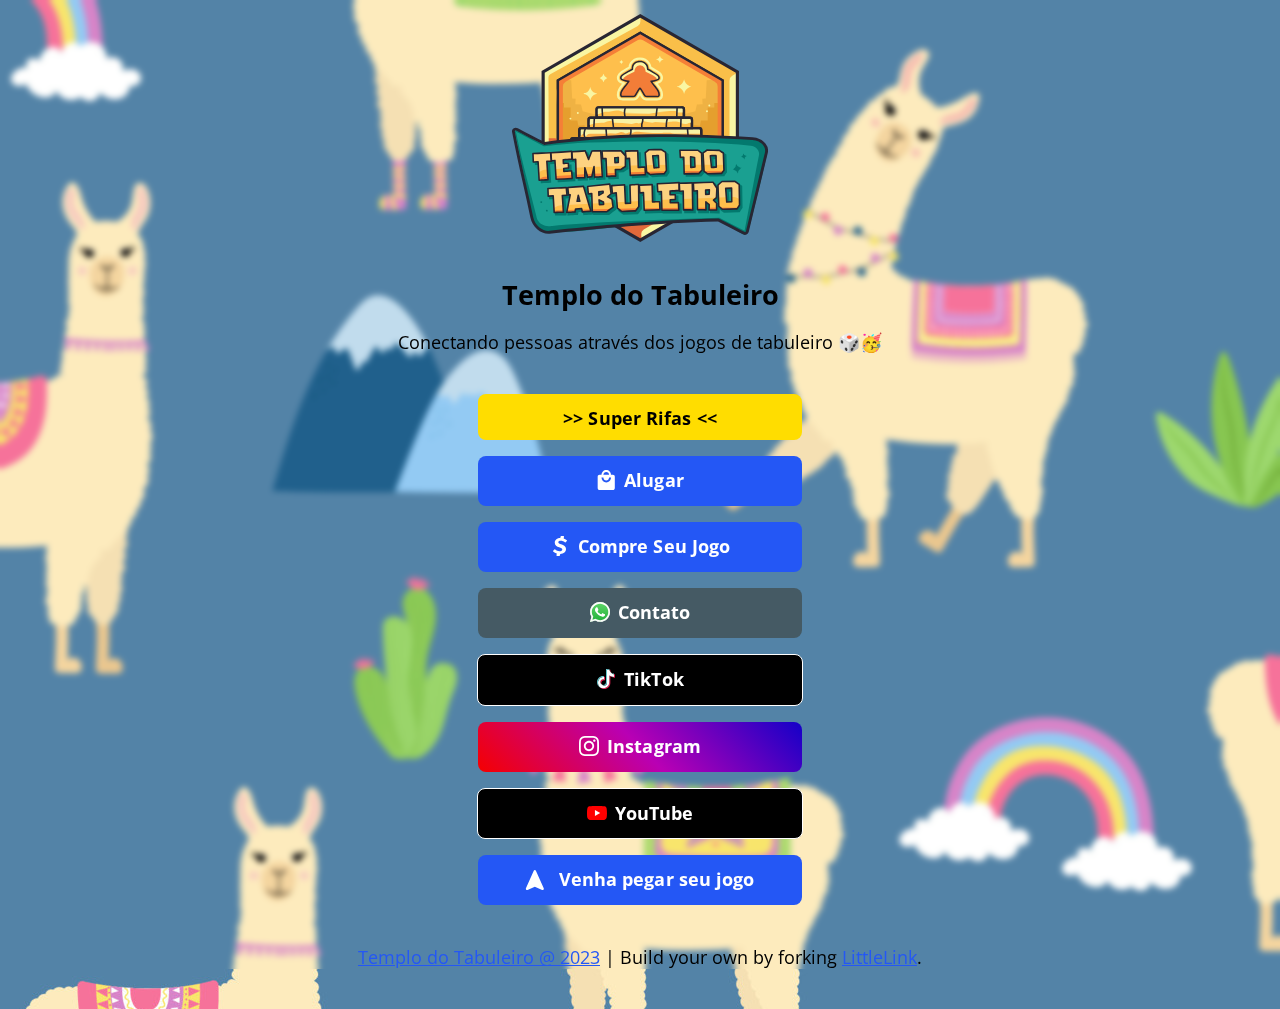
<file: linktree.html>
<!DOCTYPE html>
<html lang="en">
<head>
    <!-- Page Information
  –––––––––––––––––––––––––––––––––––––––––––––––––– -->
    <meta charset="utf-8"/>
    <title>Templo do Tabuleiro - Linktree</title>
    <meta
            name="description"
            content="linktree para links do templo do tabuleiro aluguel e venda de jogos"
    />
    <meta name="author" content="Seth Cottle & Rodrigo Tenorio"/>

    <!-- Mobile Specific Metas
  –––––––––––––––––––––––––––––––––––––––––––––––––– -->
    <meta name="viewport" content="width=device-width, initial-scale=1"/>

    <!-- CSS
  –––––––––––––––––––––––––––––––––––––––––––––––––– -->
    <link rel="stylesheet" href="css/normalize.css"/>
    <link
            rel="stylesheet"
            href="https://fonts.googleapis.com/css2?family=Work+Sans"
    />

    <!-- Themes:
            Auto:   css/skeleton-auto.css
            Light:  css/skeleton-light.css
            Dark:   css/skeleton-dark.css
     -->
    <link rel="stylesheet" href="css/skeleton-auto.css"/>

    <!-- Brand Styles -->
    <link rel="stylesheet" href="css/brands.css"/>

    <!-- Favicon
  –––––––––––––––––––––––––––––––––––––––––––––––––– -->
    <link rel="icon" type="image/png" href="images/littlelink.png"/>

    <!-- analytics
  --------------------------------------------------- -->

    <!-- Hotjar Tracking Code for https://www.templodotabuleiro.com.br -->
    <script>
        (function (h, o, t, j, a, r) {
            h.hj = h.hj || function () {
                (h.hj.q = h.hj.q || []).push(arguments)
            };
            h._hjSettings = {hjid: 3592084, hjsv: 6};
            a = o.getElementsByTagName('head')[0];
            r = o.createElement('script');
            r.async = 1;
            r.src = t + h._hjSettings.hjid + j + h._hjSettings.hjsv;
            a.appendChild(r);
        })(window, document, 'https://static.hotjar.com/c/hotjar-', '.js?sv=');
    </script>


    <!-- Google tag (gtag.js) -->
    <script async src="https://www.googletagmanager.com/gtag/js?id=G-YSYWJPNHPM"></script>
    <script>
        window.dataLayer = window.dataLayer || [];

        function gtag() {
            dataLayer.push(arguments);
        }

        gtag('js', new Date());

        gtag('config', 'G-YSYWJPNHPM');
    </script>


    <!-- Meta Pixel Code -->
    <script>
        !(function (f, b, e, v, n, t, s) {
            if (f.fbq) return;
            n = f.fbq = function () {
                n.callMethod
                    ? n.callMethod.apply(n, arguments)
                    : n.queue.push(arguments);
            };
            if (!f._fbq) f._fbq = n;
            n.push = n;
            n.loaded = !0;
            n.version = "2.0";
            n.queue = [];
            t = b.createElement(e);
            t.async = !0;
            t.src = v;
            s = b.getElementsByTagName(e)[0];
            s.parentNode.insertBefore(t, s);
        })(
            window,
            document,
            "script",
            "https://connect.facebook.net/en_US/fbevents.js"
        );
        fbq("init", "1341402889777678");
        fbq("track", "PageView");
    </script>
    <noscript
    ><img
            height="1"
            width="1"
            style="display: none"
            src="https://www.facebook.com/tr?id=1341402889777678&ev=PageView&noscript=1"
    /></noscript>
    <!-- End Meta Pixel Code -->
</head>

<body>
<!-- Primary Page Layout
–––––––––––––––––––––––––––––––––––––––––––––––––– -->
<div class="container">
    <div class="row">
        <div class="column">
            <!--

            ## Getting Started with LittleLink

            This page has been built with every pre-designed button available in LittleLink by default. You can rearrange and delete as needed.

            You can add your own brand or others brands you may need in the `css/brands.css` file.

            You can add custom icons to `images/icons/...`. It is recommended to use a 24x24 .SVG.

            Edit the "Your Image Here" section to add your own personal branding, like a picture of yourself or your brand logo!

            Edit the "Title" section to change the page heading. You can use something like your name, your social handle, or your brand name.

            Edit the "Short Bio" section tell users about yourself or your brand.

          -->

            <!-- Your Image Here -->
            <img
                    src="images/logo.svg"
                    class="avatar"
                    srcset="images/logo.svg 2x"
                    alt=""
            />

            <!-- Title -->
            <h2 role="heading">Templo do Tabuleiro</h2>

            <!-- Short Bio -->
            <p>Conectando pessoas através dos jogos de tabuleiro 🎲🥳</p>

            <!--

            ## Breaking down <a> attributes:

            1.) class="button button-default" | The first "button" here is telling this <a> tag that it should make this element a button and applies the default styling in `css/brands.css`.
            The second portion, button-default, is declaring the specific brand style you would like to apply. Here we're applying the "default" style and color.
            If you want to make this button to use the brand colors for Discord, just change "button-default" to "button-discord". Brands are found in `css/brands.css`. You can always edit & add your own there.

            2.) Replace the # in href="#" with the desired target URL for the button.

            3.) target="_blank" | This attribute opens links in a new tab. Remove this attribute to prevent links from opening in a new tab.

            4.) rel="noopener" | This attribute instructs the browser to navigate to the target resource without granting the new browsing context access to the document that opened it.
            This is especially useful when opening untrusted links. https://developer.mozilla.org/en-US/docs/Web/HTML/Link_types/noopener

            5.) role="button" | The button role identifies an element as a button to assistive technology such as screen readers.

            ## Breaking down the <img> attributes:

            1.) class="icon" | This class is telling the <img> tag that it should use the styling for icons found in `css/brands.css`.

            2.) src="images/icons/[icon-name].svg" | This defines the icon you would like to display from the 'images/icons/' folder. For example, you can change this to src="images/icons/discord.svg" to use the Discord icon.
            Add your own 24x24 icons to the "icons" folder to reference them. We recommend providing a SVG.

            3.) alt="" | Since the text at the end of the snippet, "..>[Button Text]</a><br>", explains what the button is, we use "alt=""" to nullify the icon annoucement from the accessibility tree.
            This can improve the experience for assistive technology users by hiding what is essentially duplicated

          -->

            <!-- Generic Shopping Tag -->
            <a
                    class="button button-coffee"
                    href="https://rifa.templodotabuleiro.com.br/"
                    target="_blank"
                    rel="noopener"
                    role="button"
            >
                >> Super Rifas <<</a
            ><br/>

            <!-- Generic Shopping Tag -->
            <a
                    class="button button-default"
                    href="https://templodotabuleiro.acervodejogos.com.br/"
                    target="_blank"
                    rel="noopener"
                    role="button"
            ><img
                    class="icon"
                    src="images/icons/generic-shopping-bag.svg"
                    alt=""
            />Alugar</a
            ><br/>

            <a
                    class="button button-default"
                    href="https://loja.templodotabuleiro.com.br/"
                    target="_blank"
                    rel="noopener"
                    role="button"
            ><img
                    class="icon"
                    src="images/icons/cash-app-dollar.svg"
                    alt=""
            />Compre Seu Jogo</a
            ><br/>


            <!-- WhatsApp -->
            <a
                    class="button button-whatsapp"
                    href="https://wa.me/5521972772261"
                    target="_blank"
                    rel="noopener"
                    role="button"
            ><img
                    class="icon"
                    src="images/icons/whatsapp.svg"
                    alt=""
            />Contato</a
            ><br/>
            <!-- TikTok -->
            <a
                    class="button button-tiktok"
                    href="https://www.tiktok.com/@templodotabuleiro"
                    target="_blank"
                    rel="noopener"
                    role="button"
            ><img class="icon" src="images/icons/tiktok.svg" alt=""/>TikTok</a
            ><br/>

            <!-- Instagram -->
            <a
                    class="button button-instagram"
                    href="https://instagram.com/templodotabuleiro"
                    target="_blank"
                    rel="noopener"
                    role="button"
            ><img
                    class="icon"
                    src="images/icons/instagram.svg"
                    alt=""
            />Instagram</a
            ><br/>

            <!-- YouTube -->
            <a
                    class="button button-yt"
                    href="https://www.youtube.com/channel/UCxrXoqbxvPr41Q8bhbGj8Ig"
                    target="_blank"
                    rel="noopener"
                    role="button"
            ><img
                    class="icon"
                    src="images/icons/youtube.svg"
                    alt=""
            />YouTube</a
            ><br/>

            <!-- Generic Map -->
            <a
                    class="button button-default"
                    href="https://goo.gl/maps/qbZy9vKWBav6aeLS9"
                    target="_blank"
                    rel="noopener"
                    role="button"
            ><img class="icon" src="images/icons/generic-map.svg" alt=""/>
                Venha pegar seu jogo</a
            ><br/>
            <br/>
            <!--
              Footer:
              This includes a link to privacy.html page which can be setup for your Privacy Policy.
              This also includes a link to the LittleLink repository to make forking LittleLink easier.
              You can edit or remove anything here to make your own footer.
          -->
            <p>
                <a href="#">Templo do Tabuleiro @ 2023</a> | Build your own by
                forking
                <a
                        href="https://littlelink.io"
                        target="_blank"
                        rel="noopener"
                        role="button"
                >LittleLink</a
                >.
            </p>
        </div>
    </div>
</div>

<!-- End Document
–––––––––––––––––––––––––––––––––––––––––––––––––– -->
</body>
</html>
</file>
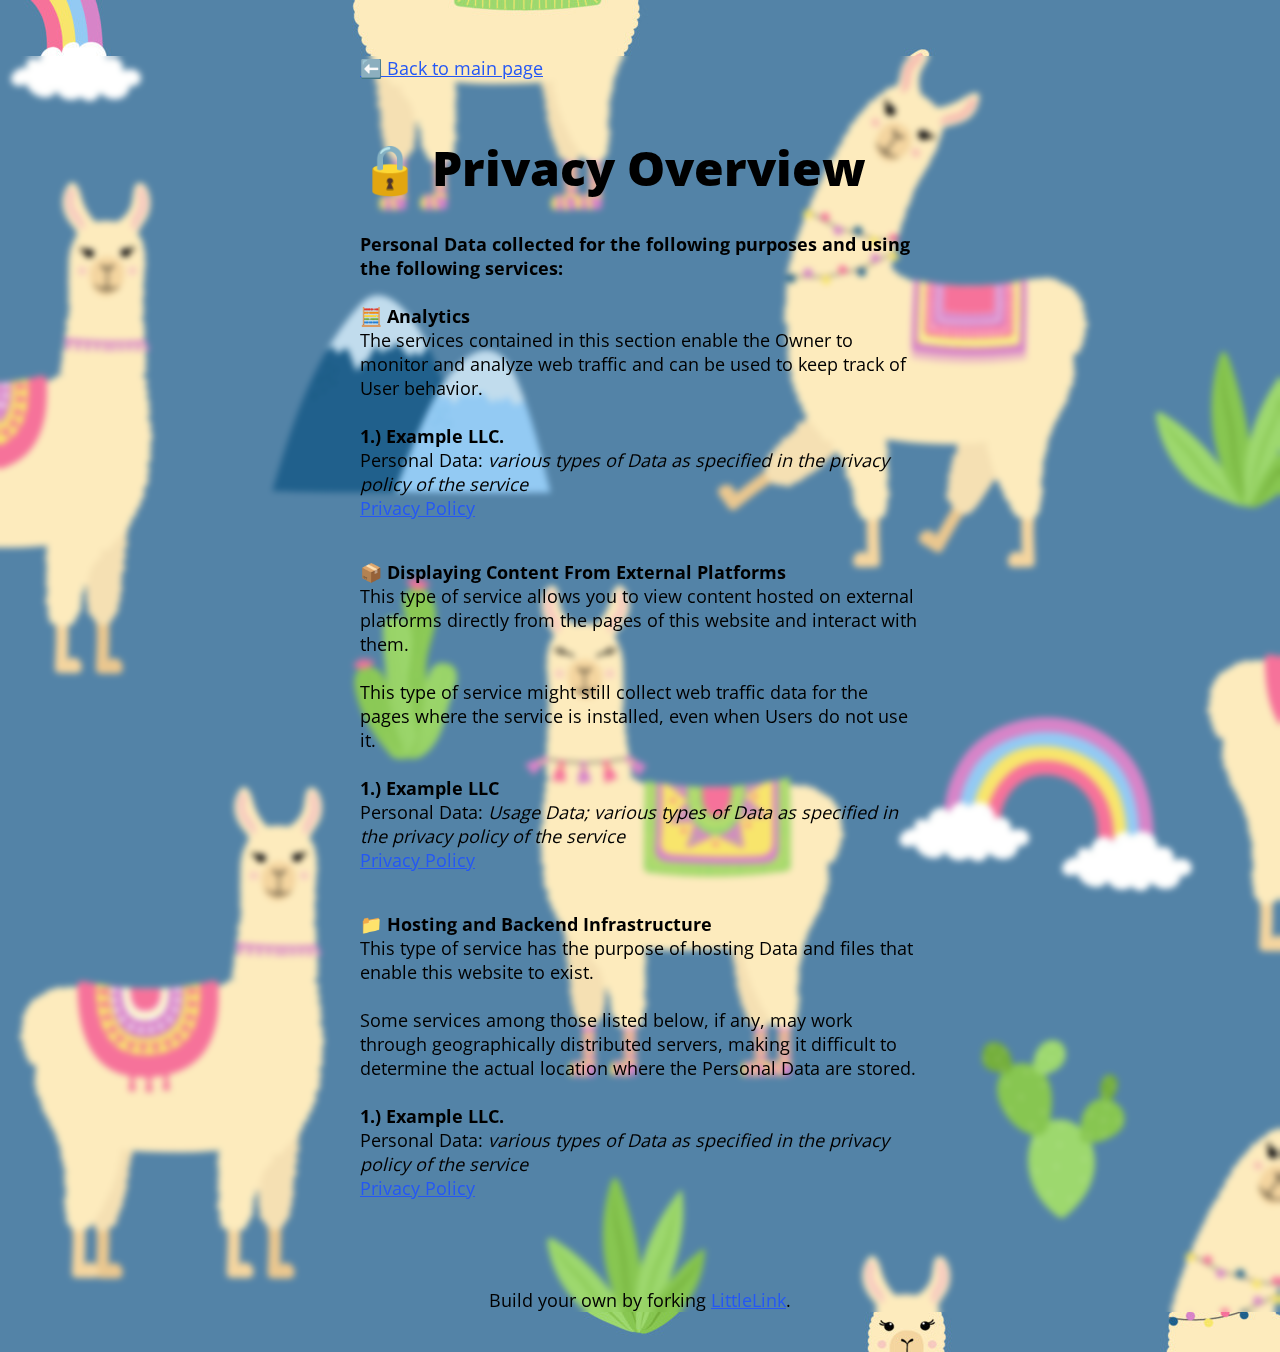
<file: privacy.html>
<!DOCTYPE html>
<html lang="en">
  <head>
    <meta http-equiv="content-type" content="text/html; charset=UTF-8" />

    <!-- Page Information
  –––––––––––––––––––––––––––––––––––––––––––––––––– -->
    <meta charset="utf-8" />
    <title>LittleLink Privacy Policy</title>
    <meta name="description" content="https://littlelink.io" />
    <meta name="author" content="Seth Cottle" />

    <!-- Mobile Specific Metas
  –––––––––––––––––––––––––––––––––––––––––––––––––– -->
    <meta name="viewport" content="width=device-width, initial-scale=1" />

    <!-- CSS
  –––––––––––––––––––––––––––––––––––––––––––––––––– -->
    <link rel="stylesheet" href="css/normalize.css" />

    <!-- 
        Themes:
         Auto:   css/skeleton-auto.css
         Light:  css/skeleton-light.css
         Dark:   css/skeleton-dark.css
     -->

    <link rel="stylesheet" href="css/skeleton-auto.css" />
    <link rel="stylesheet" href="css/brands.css" />

    <!-- Favicon
  –––––––––––––––––––––––––––––––––––––––––––––––––– -->
    <link rel="icon" type="image/png" href="images/littlelink.png" />

  </head>

  <body>
    <!-- Primary Page Layout
  –––––––––––––––––––––––––––––––––––––––––––––––––– -->
    <div class="container-left">
      <div class="row">
        <div class="column" style="margin-top: 10%">
          <p>
            <a href="index.html">⬅️ Back to main page</a>
          </p>

          <!--
            Privacy Policy:
            We recommend adding a Privacy Policy to your LittleLink. Adding one can help you stay compliant 
            with different privacy legislation and can also help set expectations for your site visitors.

            This is a boilerplate, what is here may not be applicable to you. By default, we give three sections...

            Analytics: where you can add links to analytic services.

            Content From External Platforms: This could be used for CDN services or additional buttons like GitHub hotlinkable buttons.

            Hosting and Backend Infrastructure: For where you host your LittleLink.

            You can remove, edit, and add to these as necessary for your project. 
          -->

          <!-- Page Name -->
          <h1>🔒 Privacy Overview</h1>

          <!-- Page Information -->
          <p>
            <b
              >Personal Data collected for the following purposes and using the
              following services:</b
            >
            <br />
            <br />
            <!-- Start Section -->
            <b>🧮 Analytics</b>
            <br />
            The services contained in this section enable the Owner to monitor
            and analyze web traffic and can be used to keep track of User
            behavior.
            <br />
            <br />
            <!-- Here you can add any analytics companies you use and what they track -->
            <b>1.) Example LLC.</b><br />
            Personal Data:
            <i
              >various types of Data as specified in the privacy policy of the
              service</i
            ><br />
            <a href="https://example.com/privacy/"
              >Privacy Policy</a
            >
          </p>
          <!-- End Section -->

          <!-- Start Section -->
          <p>
            <b>📦 Displaying Content From External Platforms</b>
            <br />
            This type of service allows you to view content hosted on external
            platforms directly from the pages of this website and interact with
            them.<br /><br />
            This type of service might still collect web traffic data for the
            pages where the service is installed, even when Users do not use it.
            <br />
            <br />
            <!-- Add any external cdn's and they use and what they track -->
            <b>1.) Example LLC</b><br />
            Personal Data:
            <i
              >Usage Data; various types of Data as specified in the privacy
              policy of the service</i
            >
            <br />
            <a href="https://example.com/privacy/"
              >Privacy Policy</a
            >
          </p>
          <!-- End Section -->

          <!-- Start Section -->
          <p>
            <b>📁 Hosting and Backend Infrastructure</b>
            <br />
            This type of service has the purpose of hosting Data and files that
            enable this website to exist.
            <br />
            <br />
            Some services among those listed below, if any, may work through
            geographically distributed servers, making it difficult to determine
            the actual location where the Personal Data are stored.
            <br />
            <br />
            <!-- Here you can add any hosting companies you use and what they track -->
            <b>1.) Example LLC.</b><br />
            Personal Data:
            <i
              >various types of Data as specified in the privacy policy of the
              service</i
            >
            <br />
            <a href="https://example.com/privacy"
              >Privacy Policy</a
            >
          </p>
          <!-- End Section -->
          <br />
          <br />
          
          <!-- 
            Footer:
            This includes a link to the LittleLink repository to make forking LittleLink easier.
            You can edit or remove anything here to make your own footer.
           -->
          <center>
            <p>Build your own by forking <a href="https://littlelink.io" target="_blank" rel="noopener">LittleLink</a>.</p>
          </center>
        </div>
      </div>
    </div>

    <!-- End Document
  –––––––––––––––––––––––––––––––––––––––––––––––––– -->
  </body>
</html>
</file>
<file: css/skeleton-auto.css>
/*
* littlelink V1
* https://littlelink.com
* Free to use under the MIT license.
* http://www.opensource.org/licenses/mit-license.php
* 12/21/2019
*
* Built using:
*
* Skeleton V2.0.4
* Copyright 2014, Dave Gamache
* www.getskeleton.com
* Free to use under the MIT license.
* http://www.opensource.org/licenses/mit-license.php
* 12/29/2014
*/

/* Table of contents
––––––––––––––––––––––––––––––––––––––––––––––––––
- Grid
- Base Styles
- Typography
- Links
- Code
- Spacing
- Utilities
*
* You'll find the button css in css/brands.css.
*
*/

/* Grid
–––––––––––––––––––––––––––––––––––––––––––––––––– */
.container {
  position: relative;
  width: 100%;
  max-width: 600px;
  text-align: center;
  margin: 0 auto;
  padding: 0 20px;
  box-sizing: border-box;
}
.container-left {
  position: relative;
  width: 100%;
  max-width: 600px;
  text-align: left;
  margin: 0 auto;
  padding: 0 20px;
  box-sizing: border-box;
}
.column {
  position: center;
  width: 100%;
  float: center;
  box-sizing: border-box;
}

/* For devices larger than 400px */
@media (min-width: 400px) {
  .container {
    width: 85%;
    padding: 0;
  }
}

/* For devices larger than 550px */
@media (min-width: 550px) {
  .container {
    width: 80%;
  }
  .column,
  .columns {
    margin-left: 0;
  }
  .column:first-child,
  .columns:first-child {
    margin-left: 0;
  }
}

/* Base Styles
–––––––––––––––––––––––––––––––––––––––––––––––––– */
/* NOTE
html is set to 62.5% so that all the REM measurements throughout Skeleton
are based on 10px sizing. So basically 1.5rem = 15px :) */

html {
  font-size: 100%;
  color-scheme: light dark;
}
body {
  font-size: 18px;
  line-height: 24px;
  font-weight: 400;
  font-family: "DM Sans", "Open Sans", "HelveticaNeue", "Helvetica Neue", Helvetica, Arial,
    sans-serif;
  background-color: #ffffff;


  background-image: url("../images/llama.jpg");
  background-repeat: repeat;
  backdrop-filter: blur(3px);
}

/* Typography
–––––––––––––––––––––––––––––––––––––––––––––––––– */
h1 {
  margin-top: 0;
  margin-bottom: 16px;
  font-weight: 800;
}
h1 {
  font-size: 24px;
  line-height: 64px;
  letter-spacing: 0;
}

/* Larger than phablet */
@media (min-width: 550px) {
  h1 {
    font-size: 48px;
    line-height: 96px;
  }
}

p {
  margin-top: 0;
}

/* Links
–––––––––––––––––––––––––––––––––––––––––––––––––– */
a {
  color: #2457F5;
}
a:hover {
  color: #083BDA; 
}
a:focus {
  outline: #7AB8FF solid 2px;
  border-radius: 2px;
}         

/* Link Color Dark Theme */
@media (prefers-color-scheme: dark) {
  a {
    color: #4899F7;
}
a:hover {
  color: #7AB8FF;
}
a:focus {
  outline: #7AB8FF solid 2px;
  border-radius: 2px;
}
}

/* Code
–––––––––––––––––––––––––––––––––––––––––––––––––– */
code {
  padding: 0.2rem 0.5rem;
  margin: 0 0.2rem;
  font-size: 90%;
  white-space: nowrap;
  background: #FFE59E;
  border: 1px solid #e1e1e1;
  border-radius: 4px;
}
pre > code {
  display: block;
  padding: 1rem 1.5rem;
  white-space: pre;
}

/* Spacing
–––––––––––––––––––––––––––––––––––––––––––––––––– */
button,
.button {
  margin-bottom: 1rem;
}
input,
textarea,
select,
fieldset {
  margin-bottom: 1.5rem;
}
pre,
blockquote,
dl,
figure,
p,
ol {
  margin-bottom: 2.5rem;
}

/* Utilities
–––––––––––––––––––––––––––––––––––––––––––––––––– */
.u-full-width {
  width: 100%;
  box-sizing: border-box;
}
.u-max-full-width {
  max-width: 100%;
  box-sizing: border-box;
}
.u-pull-right {
  float: right;
}
.u-pull-left {
  float: left;
}

/* Misc
–––––––––––––––––––––––––––––––––––––––––––––––––– */
hr {
  margin-top: 3rem;
  margin-bottom: 3.5rem;
  border-width: 0;
  border-top: 1px solid #e1e1e1;
}
/* Radius values:

10%-40%: Squircles
50% (default): True circle
*/
.avatar {
  width: 256px;
  height: 256px;
  object-fit: scale-down;
  background-position: center;

}

/* open-sans-regular - vietnamese_latin-ext_latin_hebrew_greek-ext_greek_cyrillic-ext_cyrillic */
@font-face {
  font-display: swap; /* Check https://developer.mozilla.org/en-US/docs/Web/CSS/@font-face/font-display for other options. */
  font-family: 'Open Sans';
  font-style: normal;
  font-weight: 400;
  src: url('../fonts/open-sans-v34-vietnamese_latin-ext_latin_hebrew_greek-ext_greek_cyrillic-ext_cyrillic-regular.eot'); /* IE9 Compat Modes */
  src: url('../fonts/open-sans-v34-vietnamese_latin-ext_latin_hebrew_greek-ext_greek_cyrillic-ext_cyrillic-regular.eot?#iefix') format('embedded-opentype'), /* IE6-IE8 */
       url('../fonts/open-sans-v34-vietnamese_latin-ext_latin_hebrew_greek-ext_greek_cyrillic-ext_cyrillic-regular.woff2') format('woff2'), /* Super Modern Browsers */
       url('../fonts/open-sans-v34-vietnamese_latin-ext_latin_hebrew_greek-ext_greek_cyrillic-ext_cyrillic-regular.woff') format('woff'), /* Modern Browsers */
       url('../fonts/open-sans-v34-vietnamese_latin-ext_latin_hebrew_greek-ext_greek_cyrillic-ext_cyrillic-regular.ttf') format('truetype'), /* Safari, Android, iOS */
       url('../fonts/open-sans-v34-vietnamese_latin-ext_latin_hebrew_greek-ext_greek_cyrillic-ext_cyrillic-regular.svg#OpenSans') format('svg'); /* Legacy iOS */
}
/* open-sans-600 - vietnamese_latin-ext_latin_hebrew_greek-ext_greek_cyrillic-ext_cyrillic */
@font-face {
  font-display: swap; /* Check https://developer.mozilla.org/en-US/docs/Web/CSS/@font-face/font-display for other options. */
  font-family: 'Open Sans';
  font-style: normal;
  font-weight: 600;
  src: url('../fonts/open-sans-v34-vietnamese_latin-ext_latin_hebrew_greek-ext_greek_cyrillic-ext_cyrillic-600.eot'); /* IE9 Compat Modes */
  src: url('../fonts/open-sans-v34-vietnamese_latin-ext_latin_hebrew_greek-ext_greek_cyrillic-ext_cyrillic-600.eot?#iefix') format('embedded-opentype'), /* IE6-IE8 */
       url('../fonts/open-sans-v34-vietnamese_latin-ext_latin_hebrew_greek-ext_greek_cyrillic-ext_cyrillic-600.woff2') format('woff2'), /* Super Modern Browsers */
       url('../fonts/open-sans-v34-vietnamese_latin-ext_latin_hebrew_greek-ext_greek_cyrillic-ext_cyrillic-600.woff') format('woff'), /* Modern Browsers */
       url('../fonts/open-sans-v34-vietnamese_latin-ext_latin_hebrew_greek-ext_greek_cyrillic-ext_cyrillic-600.ttf') format('truetype'), /* Safari, Android, iOS */
       url('../fonts/open-sans-v34-vietnamese_latin-ext_latin_hebrew_greek-ext_greek_cyrillic-ext_cyrillic-600.svg#OpenSans') format('svg'); /* Legacy iOS */
}
/* open-sans-700 - vietnamese_latin-ext_latin_hebrew_greek-ext_greek_cyrillic-ext_cyrillic */
@font-face {
  font-display: swap; /* Check https://developer.mozilla.org/en-US/docs/Web/CSS/@font-face/font-display for other options. */
  font-family: 'Open Sans';
  font-style: normal;
  font-weight: 700;
  src: url('../fonts/open-sans-v34-vietnamese_latin-ext_latin_hebrew_greek-ext_greek_cyrillic-ext_cyrillic-700.eot'); /* IE9 Compat Modes */
  src: url('../fonts/open-sans-v34-vietnamese_latin-ext_latin_hebrew_greek-ext_greek_cyrillic-ext_cyrillic-700.eot?#iefix') format('embedded-opentype'), /* IE6-IE8 */
       url('../fonts/open-sans-v34-vietnamese_latin-ext_latin_hebrew_greek-ext_greek_cyrillic-ext_cyrillic-700.woff2') format('woff2'), /* Super Modern Browsers */
       url('../fonts/open-sans-v34-vietnamese_latin-ext_latin_hebrew_greek-ext_greek_cyrillic-ext_cyrillic-700.woff') format('woff'), /* Modern Browsers */
       url('../fonts/open-sans-v34-vietnamese_latin-ext_latin_hebrew_greek-ext_greek_cyrillic-ext_cyrillic-700.ttf') format('truetype'), /* Safari, Android, iOS */
       url('../fonts/open-sans-v34-vietnamese_latin-ext_latin_hebrew_greek-ext_greek_cyrillic-ext_cyrillic-700.svg#OpenSans') format('svg'); /* Legacy iOS */
}
/* open-sans-800 - vietnamese_latin-ext_latin_hebrew_greek-ext_greek_cyrillic-ext_cyrillic */
@font-face {
  font-display: swap; /* Check https://developer.mozilla.org/en-US/docs/Web/CSS/@font-face/font-display for other options. */
  font-family: 'Open Sans';
  font-style: normal;
  font-weight: 800;
  src: url('../fonts/open-sans-v34-vietnamese_latin-ext_latin_hebrew_greek-ext_greek_cyrillic-ext_cyrillic-800.eot'); /* IE9 Compat Modes */
  src: url('../fonts/open-sans-v34-vietnamese_latin-ext_latin_hebrew_greek-ext_greek_cyrillic-ext_cyrillic-800.eot?#iefix') format('embedded-opentype'), /* IE6-IE8 */
       url('../fonts/open-sans-v34-vietnamese_latin-ext_latin_hebrew_greek-ext_greek_cyrillic-ext_cyrillic-800.woff2') format('woff2'), /* Super Modern Browsers */
       url('../fonts/open-sans-v34-vietnamese_latin-ext_latin_hebrew_greek-ext_greek_cyrillic-ext_cyrillic-800.woff') format('woff'), /* Modern Browsers */
       url('../fonts/open-sans-v34-vietnamese_latin-ext_latin_hebrew_greek-ext_greek_cyrillic-ext_cyrillic-800.ttf') format('truetype'), /* Safari, Android, iOS */
       url('../fonts/open-sans-v34-vietnamese_latin-ext_latin_hebrew_greek-ext_greek_cyrillic-ext_cyrillic-800.svg#OpenSans') format('svg'); /* Legacy iOS */
}
</file>
<file: css/brands.css>
/*
* littlelink.io
* Skeleton V2.0.4
* Copyright 2014, Dave Gamache
* www.getskeleton.com
* Free to use under the MIT license.
* http://www.opensource.org/licenses/mit-license.php
* 12/29/2014
*/

/*
* Built using on:
* Skeleton V2.0.4
* Copyright 2014, Dave Gamache
* www.getskeleton.com
* Free to use under the MIT license.
* http://www.opensource.org/licenses/mit-license.php
* 12/29/2014
*/

/* Table of contents
––––––––––––––––––––––––––––––––––––––––––––––––––

- Buttons
- Brand Styles

*/

/* Buttons
–––––––––––––––––––––––––––––––––––––––––––––––––– */

.button,
button {
  display: inline-block;
  text-decoration: none;
  height: 100%;
  text-align: center;
  vertical-align: middle;
  font-size: 18px;
  width: 300px;
  font-weight: 700;
  line-height: 20px;
  padding: 14px 12px 12px 12px;
  letter-spacing: 0.1px;
  white-space: wrap;
  outline: none;
  border-radius: 8px;
  cursor: pointer;
  
}     
button:hover,
.button:focus {
  color: #212121;
  border-color: #888;
  outline: #7AB8FF solid 3px
}
.button.button-primary {
  color: #fff;
  filter: brightness(90%);
}
.button.button-primary:hover,
.button.button-primary:focus {
  color: #fff;
  filter: brightness(90%);
}

/* Brand Icons
–––––––––––––––––––––––––––––––––––––––––––––––––– */

.icon {
  padding: 0px 8px 3.5px 0px;
  vertical-align: middle;
  width: 20px;
  height: 20px;
}

/* Brand Styles
–––––––––––––––––––––––––––––––––––––––––––––––––– */

/* Default (this is great for your own brand color!) */
.button.button-default {
  color: #ffffff;
  background-color: #2457F5;
}
.button.button-default:hover,
.button.button-default:focus {
  filter: brightness(90%);
}

/* Amazon */
.button.button-amazon {
  color: #000000;
  background-color: #FFFFFF;
  border: 1px solid #212121;
}
.button.button-amazon:hover,
.button.button-amazon:focus {
  filter: brightness(90%);
}

/* Amazon Music */
.button.button-amazon-music {
  color: #000000;
  background-color: #25D1DA;
}
.button.button-amazon-music:hover,
.button.button-amazon-music:focus {
  filter: brightness(90%);
}

/* Apple App Store */
.button.button-appstore {
  color: #FFFFFF;
  background-color: #000000;
  border: 1px solid #FFFFFF;
}
.button.button-appstore:hover,
.button.button-appstore:focus {
  filter: brightness(90%);
}

/* Apple Music */
.button.button-apple-music {
  color: #ffffff;
  background-color: #000000;
  border: 1px solid #FFFFFF;
}
.button.button-apple-music:hover,
.button.button-apple-music:focus {
  filter: brightness(90%);
}

/* Apple Music Alt */
.button.button-apple-music-alt {
  color: #ffffff;
  background-image: linear-gradient(to bottom, #FB5C74, #FA233B);
}
.button.button-apple-music-alt:hover,
.button.button-apple-music-alt:focus {
  filter: brightness(90%);
}

/* Apple Podcasts */
.button.button-apple-podcasts {
  color: #ffffff;
  background-color: #000000;
  border: 1px solid #FFFFFF;
}
.button.button-apple-podcasts:hover,
.button.button-apple-podcasts:focus {
  filter: brightness(90%);
}

/* Apple Podcasts Alt */
.button.button-apple-podcasts-alt {
  color: #ffffff;
  background-image: linear-gradient(to bottom, #F452FF, #832BC1);
}
.button.button-apple-podcasts-alt:hover,
.button.button-apple-podcasts-alt:focus {
  filter: brightness(90%);
}

/* ArtStation */
.button.button-artstation {
  color: #ffffff;
  background-color: #18181C;
  border: 1px solid #FFFFFF;
}
.button.button-artstation:hover,
.button.button-artstation:focus {
  filter: brightness(90%);
}

/* Bandcamp */
.button.button-bandcamp {
  color: #ffffff;
  background-color: #1d9fc3;
}
.button.button-bandcamp:hover,
.button.button-bandcamp:focus {
  filter: brightness(90%);
}

/* Behance */
.button.button-behance {
  color: #ffffff;
  background-color: #0057FF;
}
.button.button-behance:hover,
.button.button-behance:focus {
  filter: brightness(90%);
}

/* Bluesky */
.button.button-bluesky {
  color: #000000;
  background-color: #F3F9FF;
  border: 1px solid #212121;
}
.button.button-bluesky:hover,
.button.button-bluesky:focus {
  filter: brightness(90%);
}

/* Buy Me a Coffee */
.button.button-coffee {
  color: #000000;
  background-color: #ffdd00;
}
.button.button-coffee:hover,
.button.button-coffee:focus {
  filter: brightness(90%);
}

/* Cal.com */
.button.button-cal {
  color: #FFFFFF;
  background-color: #292929;
  border: 1px solid #FFFFFF;
}
.button.button-cal:hover,
.button.button-cal:focus {
  filter: brightness(90%);
}

/* Calendly */
.button.button-calendly {
  color: #FFFFFF;
  background-color: #006BFF;
}
.button.button-calendly:hover,
.button.button-calendly:focus {
  filter: brightness(90%);
}

/* Cash App */
.button.button-cash-app {
  color: #ffffff;
  background-image: linear-gradient(to bottom, #00d64b, #00c244);
}
.button.button-cash-app:hover,
.button.button-cash-app:focus {
  filter: brightness(90%);
}

/* Clubhouse */
.button.button-clubhouse {
  color: #1F1F1A;
  background-color: #F1EFE3;
  border: 1px solid #212121;
}
.button.button-clubhouse:hover,
.button.button-clubhouse:focus {
  filter: brightness(90%);
}

/* dev.to */
.button.button-dev-to {
  color: #000000;
  background-color: #f5f5f5;
  border: 1px solid #212121;
}
.button.button-dev-to:hover,
.button.button-dev-to:focus {
  filter: brightness(90%);
}

/* Discord */
.button.button-discord {
  color: #ffffff;
  background-color: #5865f2;
}
.button.button-discord:hover,
.button.button-discord:focus {
  filter: brightness(90%);
}

/* Dribbble */
.button.button-dribbble {
  color: #000000;
  background-color: #FFFFFF;
  border: 1px solid #212121;
}
.button.button-dribbble:hover,
.button.button-dribbble:focus {
  filter: brightness(90%);
}

/* Etsy */
.button.button-etsy {
  color: #ffffff;
  background-color: #F45800;
}
.button.button-etsy:hover,
.button.button-etsy:focus {
  filter: brightness(90%);
}

/* Facebook */
.button.button-faceb {
  color: #ffffff;
  background-color: #1877f2;
}
.button.button-faceb:hover,
.button.button-faceb:focus {
  filter: brightness(90%);
}

/* Facebook Messenger */
.button.button-messenger {
  color: #ffffff;
  background-image: linear-gradient(
    25deg,
    #0099ff,
    #5f5dff,
    #a033ff,
    #c740cc,
    #ff5280,
    #ff7061
  );
}
.button.button-messenger:hover,
.button.button-messenger:focus {
  filter: brightness(90%);
}

/* Figma */
.button.button-figma {
  color: #ffffff;
  background-color: #000000;
  border: 1px solid #FFFFFF;
}
.button.button-figma:hover,
.button.button-figma:focus {
  filter: brightness(90%);
}

/* Fiverr */
.button.button-fiverr {
  color: #ffffff;
  background-color: #1DBF73;
}
.button.button-fiverr:hover,
.button.button-fiverr:focus {
  filter: brightness(90%);
}

/* Flickr */
.button.button-flickr {
  color: #ffffff;
  background-color: #000000;
  border: 1px solid #FFFFFF;
}
.button.button-flickr:hover,
.button.button-flickr:focus {
  filter: brightness(90%);
}

/* GitHub */
.button.button-github {
  color: #ffffff;
  background-color: #000000;
  border: 1px solid #FFFFFF;
}
.button.button-github:hover,
.button.button-github:focus {
  filter: brightness(90%);
}

/* GitLab */
.button.button-gitlab {
  color: #ffffff;
  background-color: #6151b2;
}
.button.button-gitlab:hover,
.button.button-gitlab:focus {
  filter: brightness(90%);
}

/* GoFundMe */
.button.button-gofundme {
  color: #ffffff;
  background-color: #02A95C;
}
.button.button-gofundme:hover,
.button.button-gofundme:focus {
  filter: brightness(90%);
}

/* Goodreads */
.button.button-goodreads {
  color: #333333;
  background-color: #f3f1e6;
  border: 1px solid #212121;
}
.button.button-goodreads:hover,
.button.button-goodreads:focus {
  filter: brightness(90%);
}

/* Google Black */
.button.button-google-black {
  color: #FFFFFF;
  background-color: #000000;
  border: 1px solid #FFFFFF;
}
.button.button-google-black:hover,
.button.button-google-black:focus {
  filter: brightness(90%);
}

/* Google Play Store */
.button.button-playstore {
  color: #FFFFFF;
  background-color: #000000;
  border: 1px solid #FFFFFF;
}
.button.button-playstore:hover,
.button.button-playstore:focus {
  filter: brightness(90%);
}

/* Google Podcasts */
.button.button-google-podcasts {
  color: #000000;
  background-color: #FFFFFF;
  border: 1px solid #212121;
}
.button.button-google-podcasts:hover,
.button.button-google-podcasts:focus {
  filter: brightness(90%);
}

/* Google Scholar */
.button.button-google-scholar {
  color: #000000;
  background-color: #FFFFFF;
  border: 1px solid #212121;
}
.button.button-google-scholar:hover,
.button.button-google-scholar:focus {
  filter: brightness(90%);
}

/* Guilded */
.button.button-guilded {
  color: #000000;
  background-color: #F5C400;
}
.button.button-guilded:hover,
.button.button-guilded:focus {
  filter: brightness(90%);
}

/* Hashnode */
.button.button-hashnode {
  color: #000000;
  background-color: #ffffff;
  border: 1px solid #212121;
}
.button.button-hashnode:hover,
.button.button-hashnode:focus {
  filter: brightness(90%);
}

/* Instagram */
.button.button-instagram {
  color: #ffffff;
  background-image: linear-gradient(-135deg, #1400c8, #b900b4, #f50000);
}
.button.button-instagram:hover,
.button.button-instagram:focus {
  filter: brightness(90%);
}

/* Kick */
.button.button-kick {
  background-color:#000000;
  color:  #ffffff;
  border: 1px solid #ffffff;
}
.button.button-kick:hover {
  filter: brightness(90%);
}

/* Kick Alt */
.button.button-kick-alt {
  background-color:#01e701;
  color:  #000;
}
.button.button-kick-alt:hover {
  filter: brightness(90%);
}


/* Kickstarter */
.button.button-kickstarter {
  color: #ffffff;
  background-color: #05ce78;
}
.button.button-kickstarter:hover,
.button.button-kickstarter:focus {
  filter: brightness(90%);
}

/* Kit */
.button.button-kit {
  color: #ffffff;
  background-color: #000000;
  border: 1px solid #FFFFFF;
}
.button.button-kit:hover,
.button.button-kit:focus {
  filter: brightness(90%);
}

/* Ko-fi */
.button.button-ko-fi {
  color: #ffffff;
  background-color: #13C3FF;
}
.button.button-ko-fi:hover,
.button.button-ko-fi:focus {
  filter: brightness(90%);
}

/* Last.fm */
.button.button-last-fm {
  color: #ffffff;
  background-color: #D51007;
}
.button.button-last-fm:hover,
.button.button-last-fm:focus {
  filter: brightness(90%);
}

/* Letterboxd */
.button.button-letterboxd {
  color: #ffffff;
  background-color: #2c3440;
  border: 1px solid #FFFFFF;
}
.button.button-letterboxd:hover,
.button.button-letterboxd:focus {
  filter: brightness(90%);
}

/* Line */
.button.button-line {
  color: #FFFFFF;
  background-color: #06C755;
}
.button.button-line:hover,
.button.button-line:focus {
  filter: brightness(90%);
}


/* LinkedIn */
.button.button-linked {
  color: #ffffff;
  background-color: #2867b2;
}
.button.button-linked:hover,
.button.button-linked:focus {
  filter: brightness(90%);
}

/* Mailchimp */
.button.button-mailchimp {
  color: #000000;
  background-color: #FFE01B;
}
.button.button-mailchimp:hover,
.button.button-mailchimp:focus {
  filter: brightness(90%);
}

/* Mastodon */
.button.button-mastodon {
  color: #ffffff;
  background-color: #17063B;
  border: 1px solid #FFFFFF;
}
.button.button-mastodon:hover,
.button.button-mastodon:focus {
  filter: brightness(90%);
}

/* Medium */
.button.button-medium {
  color: #ffffff;
  background-color: #000000;
  border: 1px solid #FFFFFF;
}
.button.button-medium:hover,
.button.button-medium:focus {
  filter: brightness(90%);
}

/* NGL */
.button.button-ngl {
  color: #ffffff;
  background-image: linear-gradient(-45deg, #ff8d10, #ec1187);
}
.button.button-ngl:hover,
.button.button-ngl:focus {
  filter: brightness(90%);
}

/* Notion */
.button.button-notion {
  color: #000000;
  border: 1px solid #212121;
  background-color: #ffffff;
}
.button.button-notion:hover,
.button.button-notion:focus {
  filter: brightness(90%);
}

/* OnlyFans */
.button.button-onlyfans {
  color: #ffffff;
  background-color: #00AEEF;
}
.button.button-onlyfans:hover,
.button.button-onlyfans:focus {
  filter: brightness(90%);
}

/* Patreon */
.button.button-patreon {
  color: #ffffff;
  background-color: #ff424d;
}
.button.button-patreon:hover,
.button.button-patreon:focus {
  filter: brightness(90%);
}

/* PayPal */
.button.button-paypal {
  color: #ffffff;
  background-color: #003087;
}
.button.button-paypal:hover,
.button.button-paypal:focus {
  filter: brightness(90%);
}

/* Pinterest */
.button.button-pinterest {
  color: #000000;
  background-color: #ffe2eb;
  border: 1px solid #212121;
}
.button.button-pinterest:hover,
.button.button-pinterest:focus {
  filter: brightness(90%);
}

/* Post.news */
.button.button-post-news {
  color: #ffffff;
  background-color: #678BFF;
}
.button.button-post-news:hover,
.button.button-post-news:focus {
  filter: brightness(90%);
}

/* Product Hunt */
.button.button-product-hunt {
  color: #000000;
  background-color: #ffffff;
  border: 1px solid #212121;
}
.button.button-producthunt:hover,
.button.button-producthunt:focus {
  filter: brightness(90%);
}

/* Read.cv */
.button.button-read-cv {
  color: #FFFFFF;
  background-color: #000000;
  border: 1px solid #FFFFFF;
}
.button.button-read-cv:hover,
.button.button-read-cv:focus {
  filter: brightness(90%);
}

/* Redbubble */
.button.button-redbubble {
  color: #e41321;
  background-color: #ffffff;
  border: 1px solid #212121;
}
.button.button-redbubble:hover,
.button.button-redbubble:focus {
  filter: brightness(90%);
}

/* Reddit */
.button.button-reddit {
  color: #000000;
  background-color: #d7dfe2;
  border: 1px solid #212121;
}
.button.button-reddit:hover,
.button.button-reddit:focus {
  filter: brightness(90%);
}

/* Shop */
.button.button-shop {
  color: #ffffff;
  background-color: #5A31F4;
}
.button.button-shop:hover,
.button.button-shop:focus {
  filter: brightness(90%);
}

/* Signal */
.button.button-signal {
  color: #ffffff;
  background-color: #3a76f0;
}
.button.button-signal:hover,
.button.button-signal:focus {
  filter: brightness(90%);
}

/* Skoob */
.button.button-skoob {
  color: #ffffff;
  background-color: #3189c8;
}
.button.button-skoob:hover,
.button.button-skoob:focus {
  filter: brightness(90%);
}

/* Slack */
.button.button-slack {
  color: #000000;
  background-color: #FFFFFF;
  border: 1px solid #212121;
}
.button.button-slack:hover,
.button.button-slack:focus {
  filter: brightness(90%);
}


/* Snapchat */
.button.button-snapchat {
  color: #000000;
  background-color: #fffc00;
}
.button.button-snapchat:hover,
.button.button-snapchat:focus {
  filter: brightness(90%);
}

/* SoundCloud */
.button.button-soundcloud {
  color: #ffffff;
  background-color: #ff5500;
}
.button.button-soundcloud:hover,
.button.button-soundcloud:focus {
  filter: brightness(90%);
}

/* Spotify */
.button.button-spotify {
  color: #191414;
  background-color: #1db954;
}
.button.button-spotify:hover,
.button.button-spotify:focus {
  filter: brightness(90%);
}

/* Spotify Alt */
.button.button-spotify-alt {
  color: #FFFFFF;
  background-color: #191414;
  border: 1px solid #FFFFFF;
}
.button.button-spotify-alt:hover,
.button.button-spotify-alt:focus {
  filter: brightness(90%);
}

/* Square */
.button.button-square {
  color: #FFFFFF;
  background-color: #006AFF;
}
.button.button-square:hover,
.button.button-square:focus {
  filter: brightness(90%);
}

/* Steam */
.button.button-steam {
  color: #ffffff;
  background-image: linear-gradient(90deg, #08BBFF, #2B75FF);
}
.button.button-steam:hover,
.button.button-steam:focus {
  filter: brightness(90%);
}

/* Strava */
.button.button-strava {
  color: #ffffff;
  background-color: #fc5200;
}
.button.button-strava:hover,
.button.button-strava:focus {
  filter: brightness(90%);
}

/* Substack */
.button.button-substack {
  color: #ffffff;
  background-color: #FF6719;
}
.button.button-substack:hover,
.button.button-substack:focus {
  filter: brightness(90%);
}

/* Telegram */
.button.button-telegram {
  color: #ffffff;
  background-color: #3faee8;
}
.button.button-telegram:hover,
.button.button-telegram:focus {
  filter: brightness(90%);
}

/* Threads */
.button.button-threads {
  color: #FFFFFF;
  background-color: #000000;
  border: 1px solid #FFFFFF;
}
.button.button-threads:hover,
.button.button-threads:focus {
  filter: brightness(90%);
}

/* Threema */
.button.button-threema {
  color: #000000;
  background-color: #3fe669;
}
.button.button-threema:hover,
.button.button-threema:focus {
  filter: brightness(90%);
}

/* TikTok */
.button.button-tiktok {
  color: #ffffff;
  background-color: #000000;
  border: 1px solid #FFFFFF;
}
.button.button-tiktok:hover,
.button.button-tiktok:focus {
  filter: brightness(90%);
}

/* Trello */
.button.button-trello {
  color: #ffffff;
  background-color: #0065ff;
}
.button.button-trello:hover,
.button.button-trello:focus {
  filter: brightness(90%);
}

/* Tumblr */
.button.button-tumb {
  color: #ffffff;
  background-color: #131313;
  border: 1px solid #FFFFFF;
}
.button.button-tumb:hover,
.button.button-tumb:focus {
  filter: brightness(90%);
}

/* Twitch */
.button.button-twitch {
  color: #ffffff;
  background-color: #9146ff;
}
.button.button-twitch:hover,
.button.button-twitch:focus {
  filter: brightness(90%);
}

/* Twitter */
.button.button-twit {
  color: #ffffff;
  background-color: #1da1f2;
}
.button.button-twit:hover,
.button.button-twit:focus {
  filter: brightness(90%);
}

/* Unsplash */
.button.button-unsplash {
  color: #000000;
  background-color: #ffffff;
  border: 1px solid #212121;
}
.button.button-unsplash:hover,
.button.button-unsplash:focus {
  filter: brightness(90%);
}

/* Untappd */
.button.button-untappd {
  color: #000000;
  background-color: #ffc000;
}
.button.button-untappd:hover,
.button.button-untappd:focus {
  filter: brightness(90%);
}

/* Upwork */
.button.button-upwork {
  color: #FFFFFF;
  background-color: #14A800;
}
.button.button-upwork:hover,
.button.button-upwork:focus {
  filter: brightness(90%);
}

/* Venmo */
.button.button-venmo {
  color: #ffffff;
  background-color: #008CFF;
}
.button.button-venmo:hover,
.button.button-venmo:focus {
  filter: brightness(90%);
}

/* Vimeo */
.button.button-vimeo {
  color: #ffffff;
  background-color: #1ab7ea;
}
.button.button-vimeo:hover,
.button.button-vimeo:focus {
  filter: brightness(90%);
}

/* VRChat */
.button.button-vrchat {
  color: #000000;
  background-color: #ffffff;
  border: 1px solid black;
}
.button.button-vrchat:hover,
.button.button-vrchat:focus {
  filter: brightness(90%);
}

/* VSCO */
.button.button-vsco {
  color: #FFFFFF;
  background-color: #000000;
  border: 1px solid #FFFFFF;
}
.button.button-vsco:hover,
.button.button-vsco:focus {
  filter: brightness(90%);
}

/* Website */
.button.button-web {
  color: #ffffff;
  background-color: #000000;
  border: 1px solid #FFFFFF;
}
.button.button-web:hover,
.button.button-web:focus {
  filter: brightness(90%);
}

/* WhatsApp */
.button.button-whatsapp {
  color: #ffffff;
  background-color: #455a64;
}
.button.button-whatsapp:hover,
.button.button-whatsapp:focus {
  filter: brightness(90%);
}

/* Wordpress */
.button.button-wordpress {
  color: #ffffff;
  background-color: #21759b;
}
.button.button-wordpress:hover,
.button.button-wordpress:focus {
  filter: brightness(90%);
}

/* Xing */
.button.button-xing {
  color: #ffffff;
  background-color: #026466;
}
.button.button-xing:hover,
.button.button-xing:focus {
  filter: brightness(90%);
}

/* YouTube */
.button.button-yt {
  color: #ffffff;
  background-color: #000000;
  border: 1px solid #FFFFFF;
}
.button.button-yt:hover,
.button.button-yt:focus {
  filter: brightness(90%);
}

/* Zoom */
.button.button-zoom {
  color: #ffffff;
  background-color: #0B5CFF;
}
.button.button-zoom:hover,
.button.button-zoom:focus {
  filter: brightness(90%);
}
</file>
